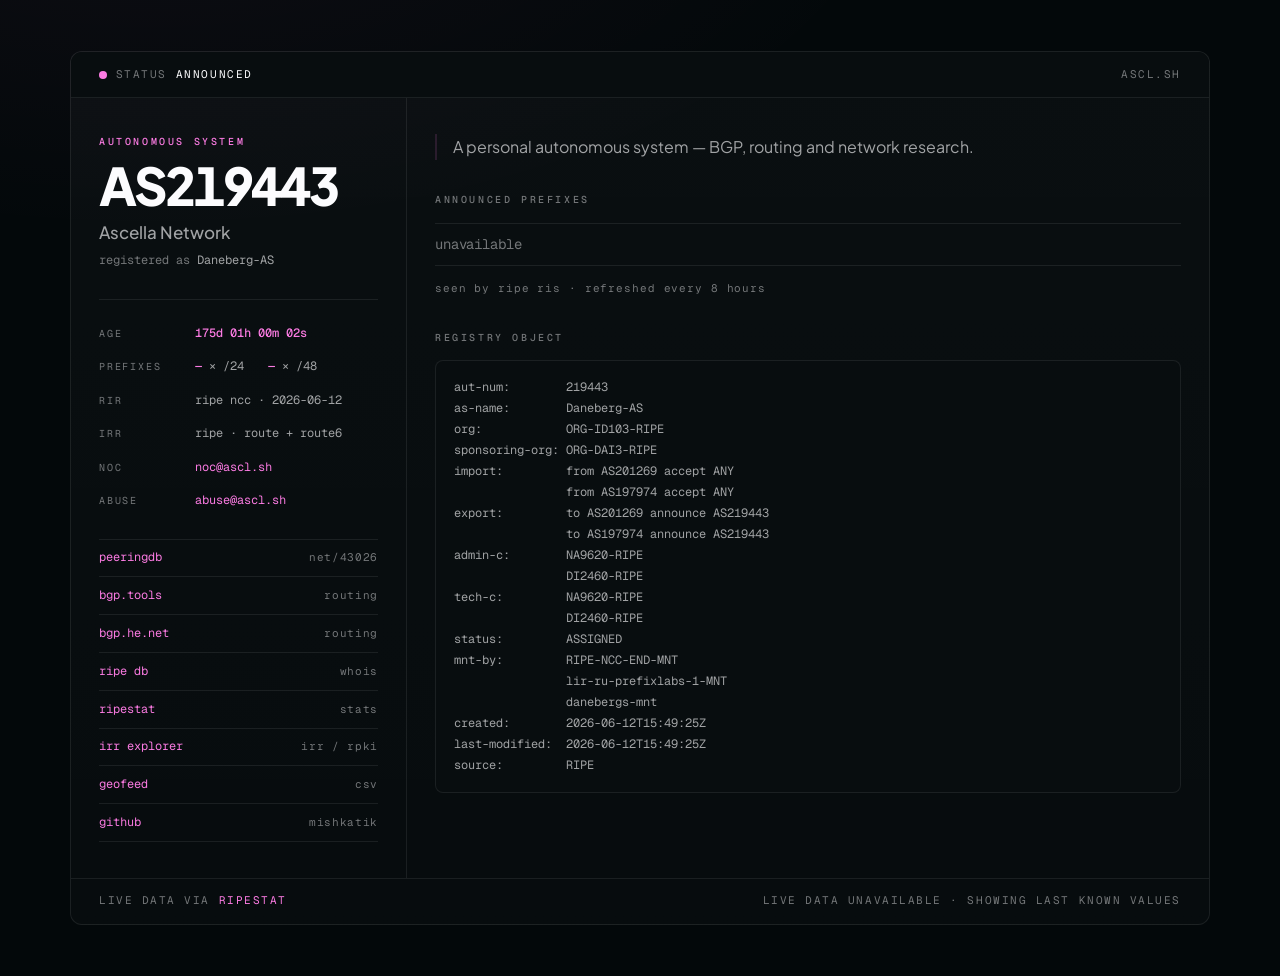
<file: index.html>
<!DOCTYPE html>
<html lang="en">

<head>
  <meta charset="UTF-8">
  <meta name="viewport" content="width=device-width, initial-scale=1">
  <meta http-equiv="Content-Security-Policy"
    content="default-src 'none'; script-src 'self'; style-src 'self'; font-src 'self'; img-src 'self'; connect-src https://stat.ripe.net; base-uri 'none'; form-action 'none'">
  <title>AS219443 · Ascella Network</title>
  <meta name="description"
    content="AS219443 — Ascella Network. A personal autonomous system: BGP, routing and network research. Live prefix, RPKI and RIPE registry data.">
  <meta name="author" content="Ascella Network">
  <meta name="keywords" content="AS219443, Ascella Network, ascl.sh, autonomous system, BGP, RPKI, RIPE, peering">
  <meta name="robots" content="index, follow">
  <meta name="theme-color" content="#030a0d">
  <link rel="canonical" href="https://ascl.sh/">

  <meta property="og:type" content="website">
  <meta property="og:url" content="https://ascl.sh/">
  <meta property="og:site_name" content="Ascella Network">
  <meta property="og:title" content="AS219443 · Ascella Network">
  <meta property="og:description"
    content="A personal autonomous system: BGP, routing and network research. Live prefix, RPKI and RIPE registry data.">
  <meta name="twitter:card" content="summary">
  <meta name="twitter:title" content="AS219443 · Ascella Network">
  <meta name="twitter:description"
    content="A personal autonomous system: BGP, routing and network research.">

  <link rel="icon" href="./favicon.svg" type="image/svg+xml">
  <link rel="preload" href="./assets/fonts/GeistMono-Variable.woff2" as="font" type="font/woff2" crossorigin>
  <link rel="preload" href="./assets/fonts/PlusJakartaSans-Variable-latin.woff2" as="font" type="font/woff2"
    crossorigin>
  <link rel="stylesheet" href="./assets/styles.css">
  <link rel="preconnect" href="https://stat.ripe.net" crossorigin>
</head>

<body>
  <main class="shell">
    <article class="panel">

      <header class="bar">
        <p class="bar-status">
          <span class="dot" id="status-dot" data-state="up" aria-hidden="true"></span>
          <span class="bar-label">status</span>
          <span class="bar-value" id="status-value">announced</span>
        </p>
        <p class="bar-meta">ascl.sh</p>
      </header>

      <div class="split">

        <aside class="col col-identity">
          <div class="identity">
            <p class="eyebrow">autonomous system</p>
            <h1>AS219443</h1>
            <p class="brand">Ascella Network</p>
            <p class="registry-name">registered as <span>Daneberg-AS</span></p>
          </div>

          <dl class="facts">
            <div class="fact">
              <dt>age</dt>
              <dd class="accent" id="uptime-value">&mdash;</dd>
            </div>
            <div class="fact">
              <dt>prefixes</dt>
              <dd id="prefix-summary">
                <span class="accent" id="ipv4-count">&mdash;</span> &times; /24
                <span class="fact-gap"></span>
                <span class="accent" id="ipv6-count">&mdash;</span> &times; /48
              </dd>
            </div>
            <div class="fact">
              <dt>rir</dt>
              <dd>ripe ncc &middot; 2026-06-12</dd>
            </div>
            <div class="fact">
              <dt>irr</dt>
              <dd>ripe &middot; route + route6</dd>
            </div>
            <div class="fact">
              <dt>noc</dt>
              <dd><a href="mailto:noc@ascl.sh">noc@ascl.sh</a></dd>
            </div>
            <div class="fact">
              <dt>abuse</dt>
              <dd><a href="mailto:abuse@ascl.sh">abuse@ascl.sh</a></dd>
            </div>
          </dl>

          <nav class="links" aria-label="AS219443 resources">
            <ul>
              <li><a href="https://www.peeringdb.com/net/43026">peeringdb</a><span>net/43026</span></li>
              <li><a href="https://bgp.tools/as/219443">bgp.tools</a><span>routing</span></li>
              <li><a href="https://bgp.he.net/AS219443">bgp.he.net</a><span>routing</span></li>
              <li><a href="https://apps.db.ripe.net/db-web-ui/query?searchtext=AS219443">ripe db</a><span>whois</span>
              </li>
              <li><a href="https://stat.ripe.net/AS219443">ripestat</a><span>stats</span></li>
              <li><a href="https://irrexplorer.nlnog.net/asn/AS219443">irr explorer</a><span>irr / rpki</span></li>
              <li><a href="./geofeed.csv" download>geofeed</a><span>csv</span></li>
              <li><a href="https://github.com/mishkatik" rel="me">github</a><span>mishkatik</span></li>
            </ul>
          </nav>
        </aside>

        <section class="col col-data">
          <p class="note">A personal autonomous system &mdash; BGP, routing and network research.</p>

          <section class="block" aria-labelledby="prefixes-heading">
            <h2 class="block-title" id="prefixes-heading">announced prefixes</h2>
            <table class="prefixes">
              <thead class="visually-hidden">
                <tr>
                  <th scope="col">Prefix</th>
                  <th scope="col">RPKI origin validation</th>
                </tr>
              </thead>
              <tbody id="prefix-rows">
                <tr>
                  <td class="prefix prefix-empty" colspan="2" id="prefix-empty">loading&hellip;</td>
                </tr>
              </tbody>
            </table>
            <p class="caption" id="prefix-caption">seen by ripe ris &middot; refreshed every 8 hours</p>
          </section>

          <section class="block" aria-labelledby="registry-heading">
            <h2 class="block-title" id="registry-heading">registry object</h2>
            <pre class="whois" id="whois-records">aut-num:        219443
as-name:        Daneberg-AS
org:            ORG-ID103-RIPE
sponsoring-org: ORG-DAI3-RIPE
import:         from AS201269 accept ANY
                from AS197974 accept ANY
export:         to AS201269 announce AS219443
                to AS197974 announce AS219443
admin-c:        NA9620-RIPE
                DI2460-RIPE
tech-c:         NA9620-RIPE
                DI2460-RIPE
status:         ASSIGNED
mnt-by:         RIPE-NCC-END-MNT
                lir-ru-prefixlabs-1-MNT
                danebergs-mnt
created:        2026-06-12T15:49:25Z
last-modified:  2026-06-12T15:49:25Z
source:         RIPE</pre>
          </section>
        </section>

      </div>

      <footer class="bar bar-foot">
        <p class="bar-meta">live data via <a href="https://stat.ripe.net/">ripestat</a></p>
        <p class="bar-meta" id="freshness">&nbsp;</p>
      </footer>

    </article>
  </main>

  <script type="module" src="./assets/site.mjs"></script>
</body>

</html>
</file>
<file: assets/styles.css>
@font-face {
  font-family: 'Plus Jakarta Sans';
  src: url('./fonts/PlusJakartaSans-Variable-latin.woff2') format('woff2');
  font-weight: 400 800;
  font-style: normal;
  font-display: swap;
}

@font-face {
  font-family: 'Geist Mono';
  src: url('./fonts/GeistMono-Variable.woff2') format('woff2');
  font-weight: 100 900;
  font-style: normal;
  font-display: swap;
}

:root {
  color-scheme: dark;

  --bg: hsl(197.1 53.8% 2.5%);
  --surface: hsl(197 30% 4.5%);
  --card: #fcfcfe05;
  --card-strong: #fcfcfe08;

  --fg: #fcfcfe;
  --fg-muted: #fcfcfea0;
  --fg-faint: #fcfcfe70;

  --border: #fcfcfe14;
  --border-strong: #fcfcfe20;

  --accent: #fb7be2;
  --accent-fg: hsl(197.1 53.8% 2.5%);
  --accent-hover: #fb7be2e0;
  --accent-subtle: #fb7be20a;
  --accent-tint: #fb7be214;
  --accent-border: #fb7be220;

  --negative: #ff2d55;
  --negative-tint: #ff2d5514;
  --negative-border: #ff2d5530;
  --warning: #ffab00;
  --warning-tint: #ffab0014;
  --warning-border: #ffab0030;

  --radius: 0.5rem;
  --radius-lg: 0.75rem;

  --font-sans: 'Plus Jakarta Sans', ui-sans-serif, system-ui, -apple-system, 'Segoe UI', sans-serif;
  --font-mono: 'Geist Mono', ui-monospace, SFMono-Regular, Menlo, Consolas, 'Liberation Mono', monospace;
}

.prefix,
.whois,
.fact dd,
.links,
.bar {
  font-variant-ligatures: none;
  font-feature-settings: 'calt' 0;
}

*,
*::before,
*::after {
  box-sizing: border-box;
}

html {
  -webkit-text-size-adjust: 100%;
}

body {
  min-height: 100vh;
  margin: 0;
  padding: clamp(1rem, 4vw, 3.5rem) 0;
  background-color: var(--bg);
  background-image: radial-gradient(80rem 40rem at 12% -15%, #fb7be20c, transparent 60%);
  background-repeat: no-repeat;
  color: var(--fg);
  font-family: var(--font-sans);
  font-size: 16px;
  line-height: 1.6;
  font-variant-numeric: tabular-nums;
  -webkit-font-smoothing: antialiased;
}

a {
  color: var(--accent);
  text-decoration: none;
}

a:hover {
  color: var(--accent-hover);
  text-decoration: underline;
  text-underline-offset: 0.25em;
  text-decoration-thickness: 1px;
}

a:focus-visible,
:focus-visible {
  outline: 2px solid var(--accent);
  outline-offset: 3px;
  border-radius: 2px;
}

.visually-hidden {
  position: absolute;
  width: 1px;
  height: 1px;
  padding: 0;
  margin: -1px;
  overflow: hidden;
  clip-path: inset(50%);
  white-space: nowrap;
}

.shell {
  width: min(1140px, 92vw);
  margin: 0 auto;
}

.panel {
  background: linear-gradient(180deg, var(--card-strong), var(--card));
  border: 1px solid var(--border);
  border-radius: var(--radius-lg);
  overflow: hidden;
}

.bar {
  display: flex;
  flex-wrap: wrap;
  gap: 0.5rem 1.5rem;
  align-items: center;
  justify-content: space-between;
  padding: 0.85rem clamp(1.1rem, 2.5vw, 1.75rem);
  border-bottom: 1px solid var(--border);
  background: var(--surface);
}

.bar-foot {
  border-bottom: none;
  border-top: 1px solid var(--border);
  background: none;
}

.bar p {
  margin: 0;
}

.bar-status {
  display: flex;
  align-items: center;
  gap: 0.55rem;
}

.bar-label,
.bar-value,
.bar-meta,
.bar-sep {
  font-family: var(--font-mono);
  font-size: 0.6875rem;
  letter-spacing: 0.14em;
  text-transform: uppercase;
}

.bar-label,
.bar-meta,
.bar-sep {
  color: var(--fg-faint);
}

.bar-value {
  color: var(--fg);
}

.bar-value.muted {
  color: var(--fg-muted);
}

.dot {
  width: 0.5rem;
  height: 0.5rem;
  border-radius: 50%;
  background: var(--fg-faint);
  box-shadow: 0 0 0 0 transparent;
  flex: none;
}

.dot[data-state='up'] {
  background: var(--accent);
  animation: pulse 2.4s ease-out infinite;
}

.dot[data-state='down'] {
  background: var(--negative);
}

@keyframes pulse {
  0% {
    box-shadow: 0 0 0 0 #fb7be259;
  }

  70% {
    box-shadow: 0 0 0 0.55rem #fb7be200;
  }

  100% {
    box-shadow: 0 0 0 0 #fb7be200;
  }
}

.split {
  display: grid;
  grid-template-columns: minmax(17rem, 21rem) 1fr;
}

.col {
  padding: clamp(1.4rem, 3vw, 2.25rem) clamp(1.1rem, 2.5vw, 1.75rem);
  min-width: 0;
}

.col-identity {
  display: flex;
  flex-direction: column;
  gap: 1.75rem;
  border-right: 1px solid var(--border);
}

.col-data {
  display: flex;
  flex-direction: column;
  gap: 2rem;
}

.identity p {
  margin: 0;
}

.eyebrow {
  margin-bottom: 0.7rem !important;
  color: var(--accent);
  font-family: var(--font-mono);
  font-size: 0.625rem;
  font-weight: 500;
  letter-spacing: 0.26em;
  text-transform: uppercase;
}

.identity h1 {
  margin: 0;
  font-size: clamp(2.4rem, 6vw, 3.25rem);
  font-weight: 800;
  line-height: 0.95;
  letter-spacing: -0.045em;
}

.brand {
  margin-top: 0.5rem !important;
  font-size: 1.0625rem;
  font-weight: 500;
  color: var(--fg-muted);
}

.registry-name {
  margin-top: 0.35rem !important;
  color: var(--fg-faint);
  font-family: var(--font-mono);
  font-size: 0.75rem;
}

.registry-name span {
  color: var(--fg-muted);
}

.facts {
  margin: 0;
  padding-top: 1.5rem;
  border-top: 1px solid var(--border);
  display: grid;
  gap: 0.9rem;
}

.fact {
  display: grid;
  grid-template-columns: 5.25rem 1fr;
  align-items: baseline;
  gap: 0.75rem;
}

.fact dt,
.fact dd {
  margin: 0;
  font-family: var(--font-mono);
  font-size: 0.75rem;
}

.fact dt {
  color: var(--fg-faint);
  font-size: 0.625rem;
  letter-spacing: 0.18em;
  text-transform: uppercase;
}

.fact dd {
  color: var(--fg-muted);
  overflow-wrap: anywhere;
}

.fact .accent {
  color: var(--accent);
  font-weight: 500;
}

.fact-gap {
  display: inline-block;
  width: 0.6rem;
}

.links {
  margin-top: auto;
}

.links ul {
  margin: 0;
  padding: 0;
  list-style: none;
  border-top: 1px solid var(--border);
}

.links li {
  display: flex;
  align-items: baseline;
  justify-content: space-between;
  gap: 1rem;
  padding: 0.55rem 0;
  border-bottom: 1px solid var(--border);
  font-family: var(--font-mono);
  font-size: 0.75rem;
}

.links span {
  color: var(--fg-faint);
  font-size: 0.6875rem;
  letter-spacing: 0.06em;
  text-align: right;
  overflow-wrap: anywhere;
}

.note {
  margin: 0;
  padding-left: 1rem;
  border-left: 2px solid var(--accent-border);
  color: var(--fg-muted);
  font-size: 1rem;
  line-height: 1.65;
}

.block-title {
  margin: 0 0 0.9rem;
  color: var(--fg-faint);
  font-family: var(--font-mono);
  font-size: 0.625rem;
  font-weight: 500;
  letter-spacing: 0.26em;
  text-transform: uppercase;
}

.prefixes {
  width: 100%;
  border-collapse: collapse;
  font-family: var(--font-mono);
}

.prefixes td {
  padding: 0.6rem 0;
  border-bottom: 1px solid var(--border);
  vertical-align: middle;
}

.prefixes tr:first-child td {
  border-top: 1px solid var(--border);
}

.prefix {
  color: var(--fg);
  font-size: 0.875rem;
  letter-spacing: -0.01em;
  overflow-wrap: anywhere;
}

.prefix-descr {
  display: block;
  margin-top: 0.2rem;
  color: var(--fg-faint);
  font-size: 0.6875rem;
  letter-spacing: 0.02em;
}

.prefix-descr:empty {
  display: none;
}

.prefix-empty {
  color: var(--fg-faint);
}

.rpki {
  width: 1%;
  padding-left: 1rem !important;
  text-align: right;
  white-space: nowrap;
}

.badge {
  display: inline-block;
  padding: 0.15rem 0.45rem;
  border: 1px solid var(--border-strong);
  border-radius: var(--radius);
  background: var(--card-strong);
  color: var(--fg-faint);
  font-size: 0.625rem;
  font-weight: 500;
  letter-spacing: 0.12em;
  text-transform: uppercase;
}

.badge[data-state='valid'] {
  border-color: var(--accent-border);
  background: var(--accent-tint);
  color: var(--accent);
}

.badge[data-state='invalid'] {
  border-color: var(--negative-border);
  background: var(--negative-tint);
  color: var(--negative);
}

.badge[data-state='unknown'] {
  border-color: var(--warning-border);
  background: var(--warning-tint);
  color: var(--warning);
}

.caption {
  margin: 0.85rem 0 0;
  color: var(--fg-faint);
  font-family: var(--font-mono);
  font-size: 0.6875rem;
  letter-spacing: 0.08em;
}

.whois {
  margin: 0;
  padding: 1rem 1.1rem;
  border: 1px solid var(--border);
  border-radius: var(--radius);
  background: var(--surface);
  color: var(--fg-muted);
  font-family: var(--font-mono);
  font-size: 0.75rem;
  line-height: 1.75;
  overflow-x: auto;
  tab-size: 4;
}

.whois .key {
  color: var(--fg-faint);
}

.whois .val {
  color: var(--fg-muted);
}

.whois .asn {
  color: var(--accent);
}

.whois.is-error {
  color: var(--fg-faint);
}

.notfound {
  min-height: 70vh;
  display: flex;
  flex-direction: column;
  justify-content: center;
  gap: 0.75rem;
  padding: clamp(1.4rem, 3vw, 2.25rem);
}

.notfound h1 {
  margin: 0;
  font-size: clamp(2.4rem, 6vw, 3.25rem);
  font-weight: 800;
  letter-spacing: -0.045em;
  line-height: 0.95;
}

.notfound p {
  margin: 0;
  color: var(--fg-muted);
  font-family: var(--font-mono);
  font-size: 0.8125rem;
}

.is-stale {
  opacity: 0.75;
}

@media (max-width: 860px) {
  .split {
    grid-template-columns: 1fr;
  }

  .col-identity {
    border-right: none;
    border-bottom: 1px solid var(--border);
  }

  .links {
    margin-top: 0;
  }
}

@media (max-width: 520px) {
  body {
    padding: 0;
    background-image: radial-gradient(60rem 30rem at 50% -20%, #fb7be20c, transparent 60%);
  }

  .shell {
    width: 100%;
  }

  .panel {
    border-left: none;
    border-right: none;
    border-radius: 0;
    min-height: 100vh;
  }

  .fact {
    grid-template-columns: 4.5rem 1fr;
  }
}

@media (prefers-reduced-motion: reduce) {
  .dot[data-state='up'] {
    animation: none;
  }

  * {
    transition: none !important;
  }
}
</file>
